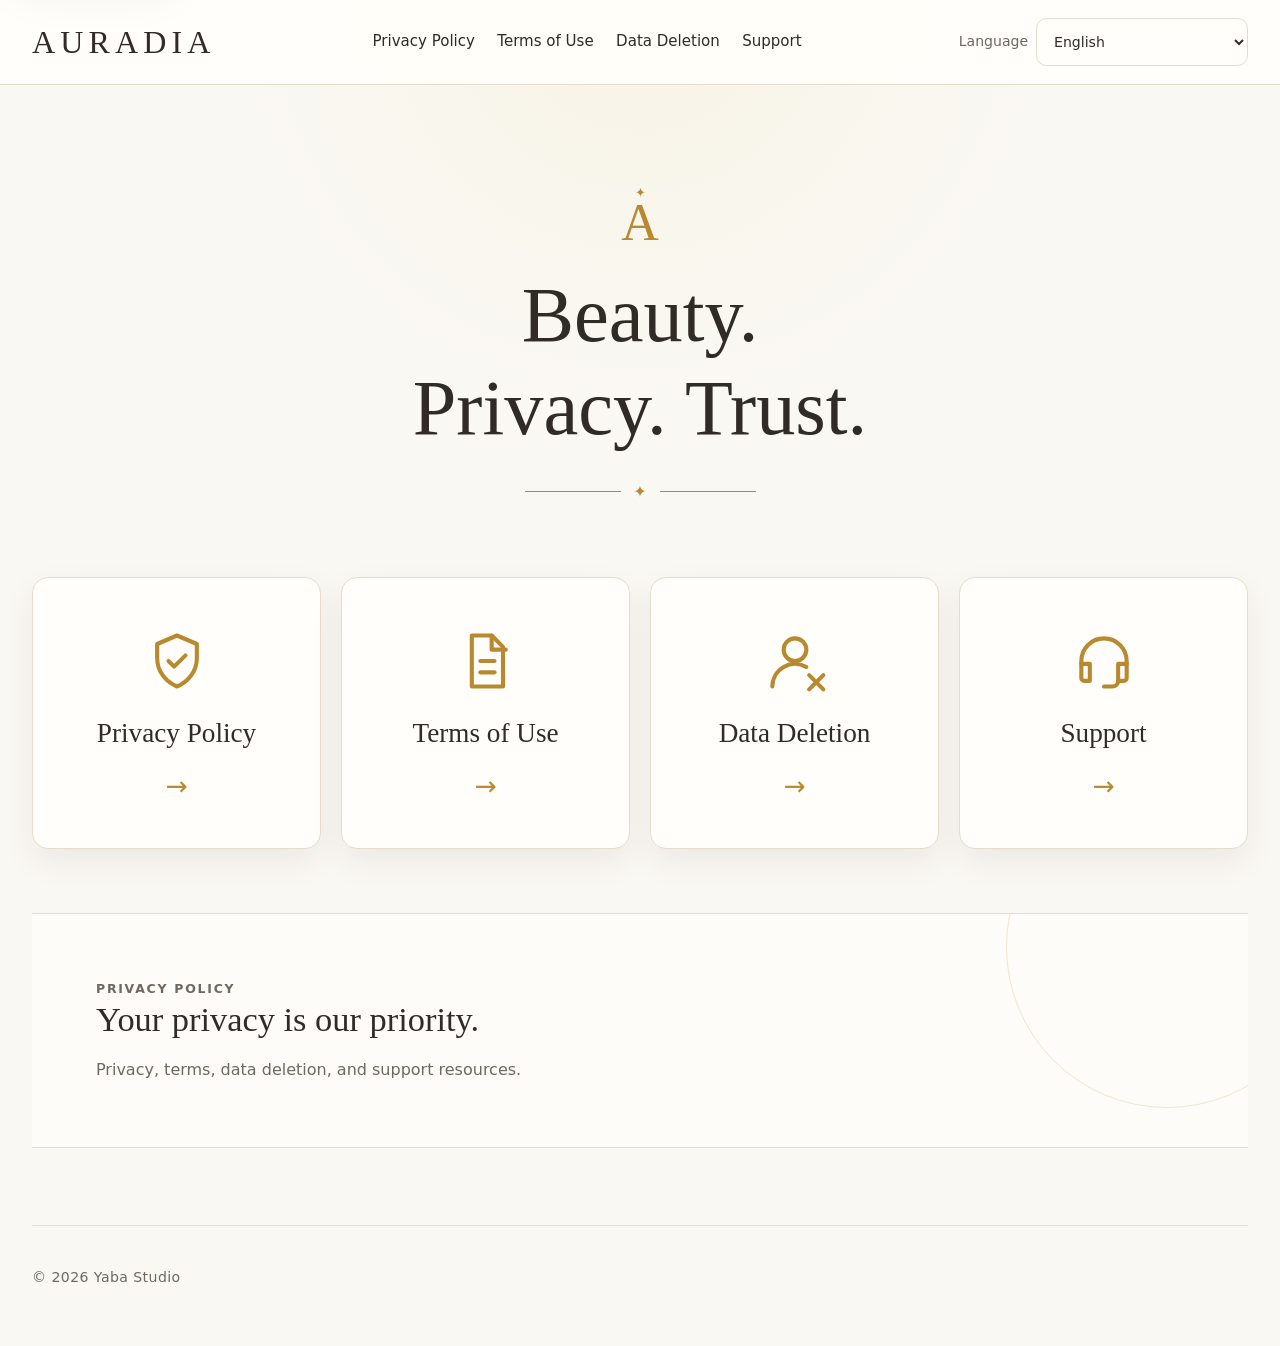
<file: index.html>
<!doctype html><html lang="en"><head><meta charset="utf-8"><meta name="viewport" content="width=device-width, initial-scale=1"><meta name="description" content="AURADIA legal and support resources"><title>AURADIA Legal & Support</title><link rel="stylesheet" href="./site.css"><script src="./site.js" defer></script></head><body data-page="home" data-base="."><a class="skip-link" href="#main">Skip to content</a><header><div class="header-inner"><a class="brand" href="./index.html">AURADIA</a><nav aria-label="Legal pages"><a data-page-link="privacy" href="./privacy.html">Privacy</a><a data-page-link="terms" href="./terms.html">Terms</a><a data-page-link="delete-account" href="./delete-account.html">Delete data</a><a data-page-link="support" href="./support.html">Support</a></nav><label data-language-label>Language <select id="language" aria-label="Language"></select></label></div></header><main id="main"><article id="content" aria-live="polite"><p>Loading…</p></article></main><footer>© 2026 Yaba Studio</footer></body></html>
</file>
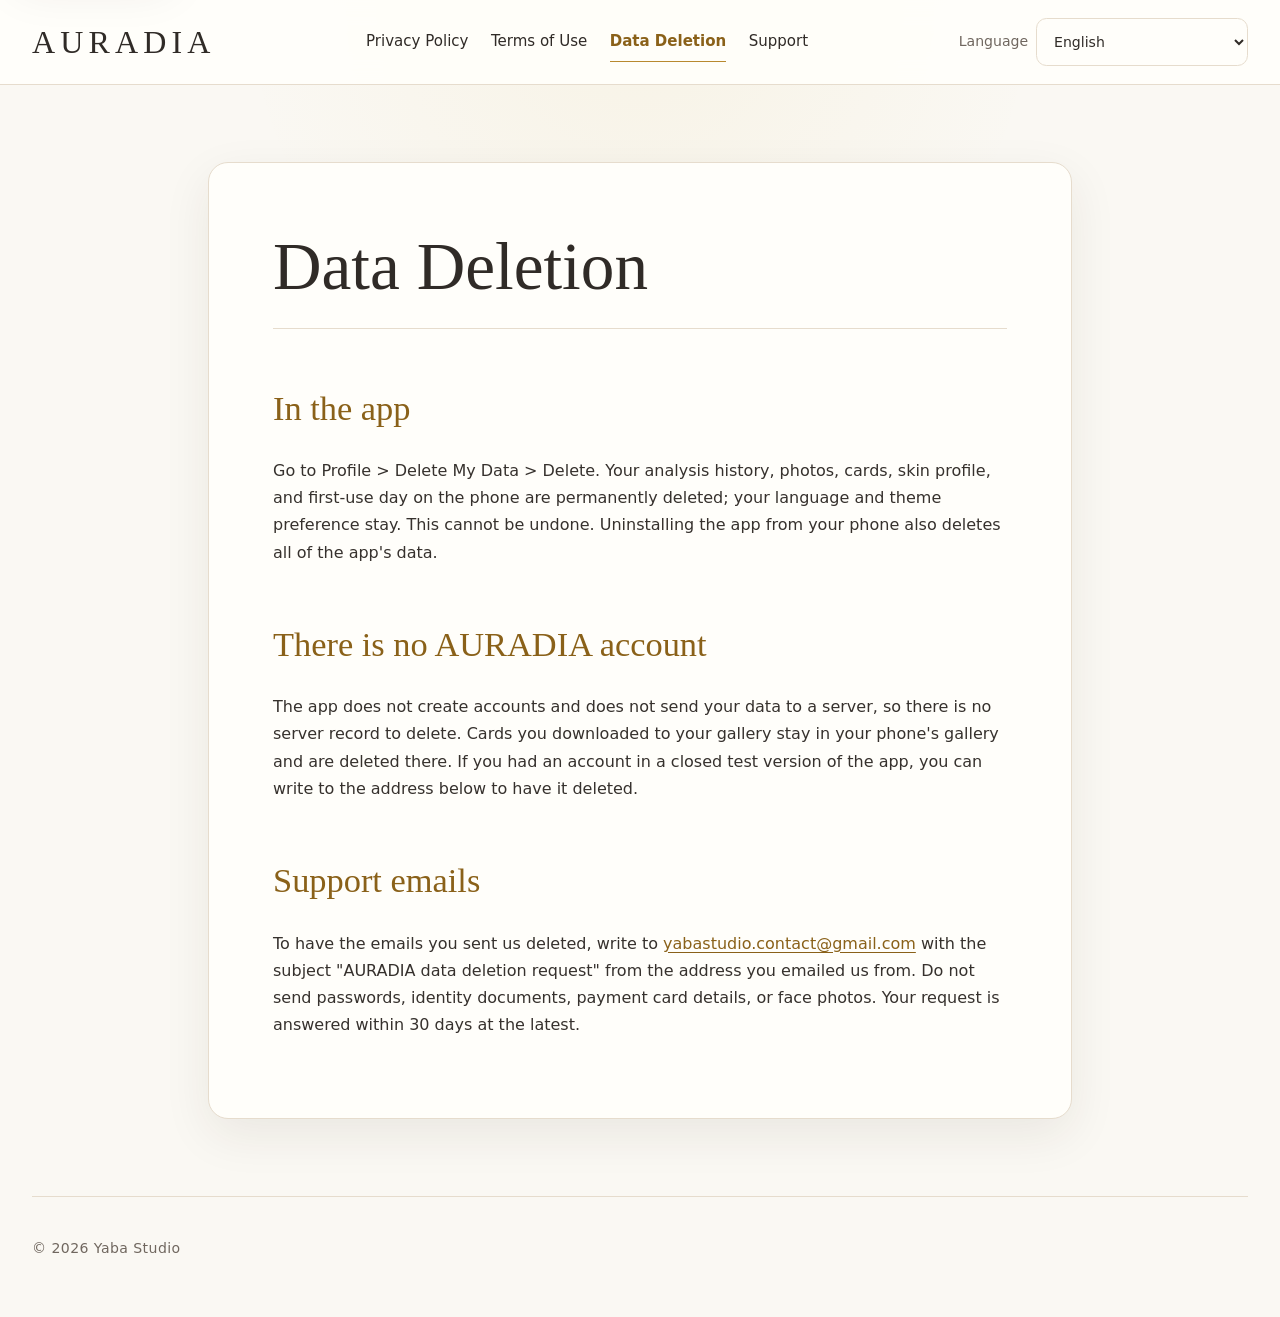
<file: delete-account.html>
<!doctype html><html lang="en"><head><meta charset="utf-8"><meta name="viewport" content="width=device-width, initial-scale=1"><meta name="description" content="AURADIA data deletion"><title>Data Deletion · AURADIA</title><link rel="stylesheet" href="./site.css"><script src="./site.js" defer></script></head><body data-page="delete-account" data-base="."><a class="skip-link" href="#main">Skip to content</a><header><div class="header-inner"><a class="brand" href="./index.html">AURADIA</a><nav aria-label="Legal pages"><a data-page-link="privacy" href="./privacy.html">Privacy</a><a data-page-link="terms" href="./terms.html">Terms</a><a data-page-link="delete-account" href="./delete-account.html">Delete data</a><a data-page-link="support" href="./support.html">Support</a></nav><label data-language-label>Language <select id="language" aria-label="Language"></select></label></div></header><main id="main"><article id="content" aria-live="polite"><p>Loading…</p></article></main><footer>© 2026 Yaba Studio</footer></body></html>
</file>
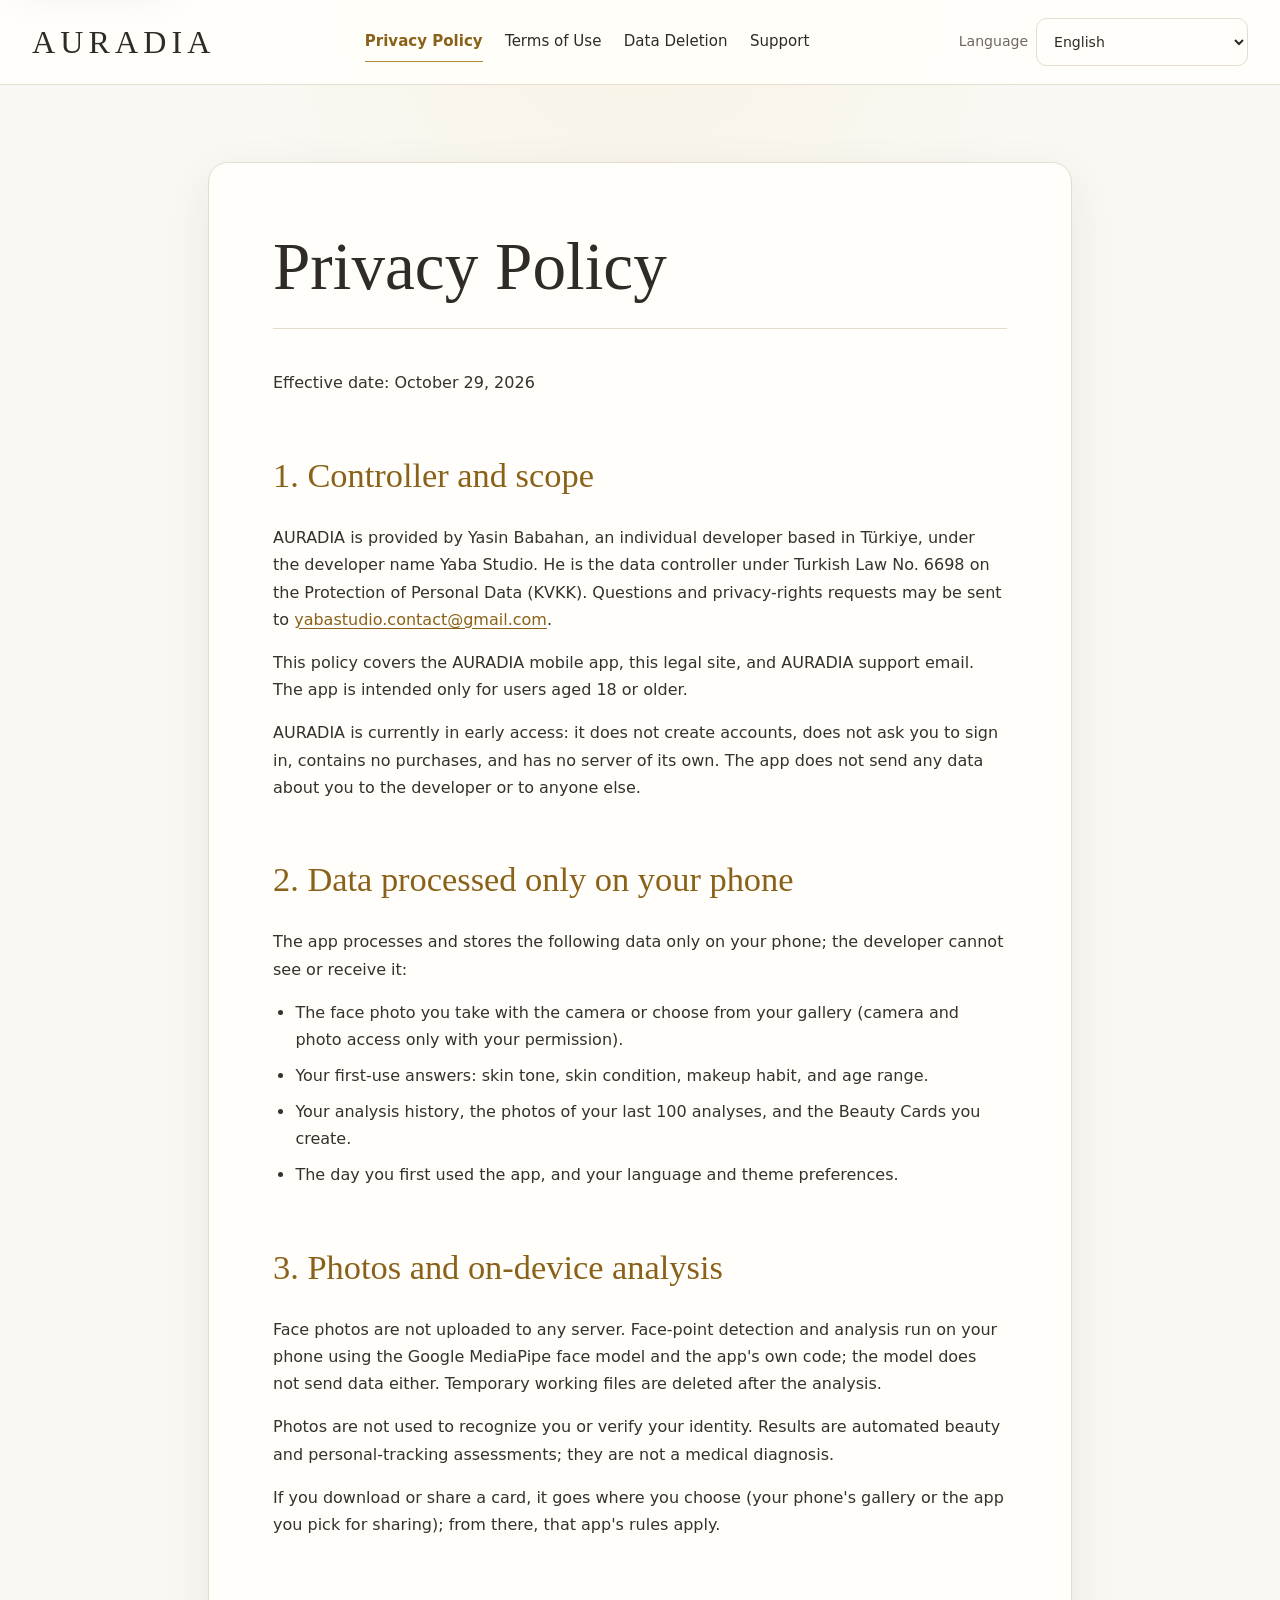
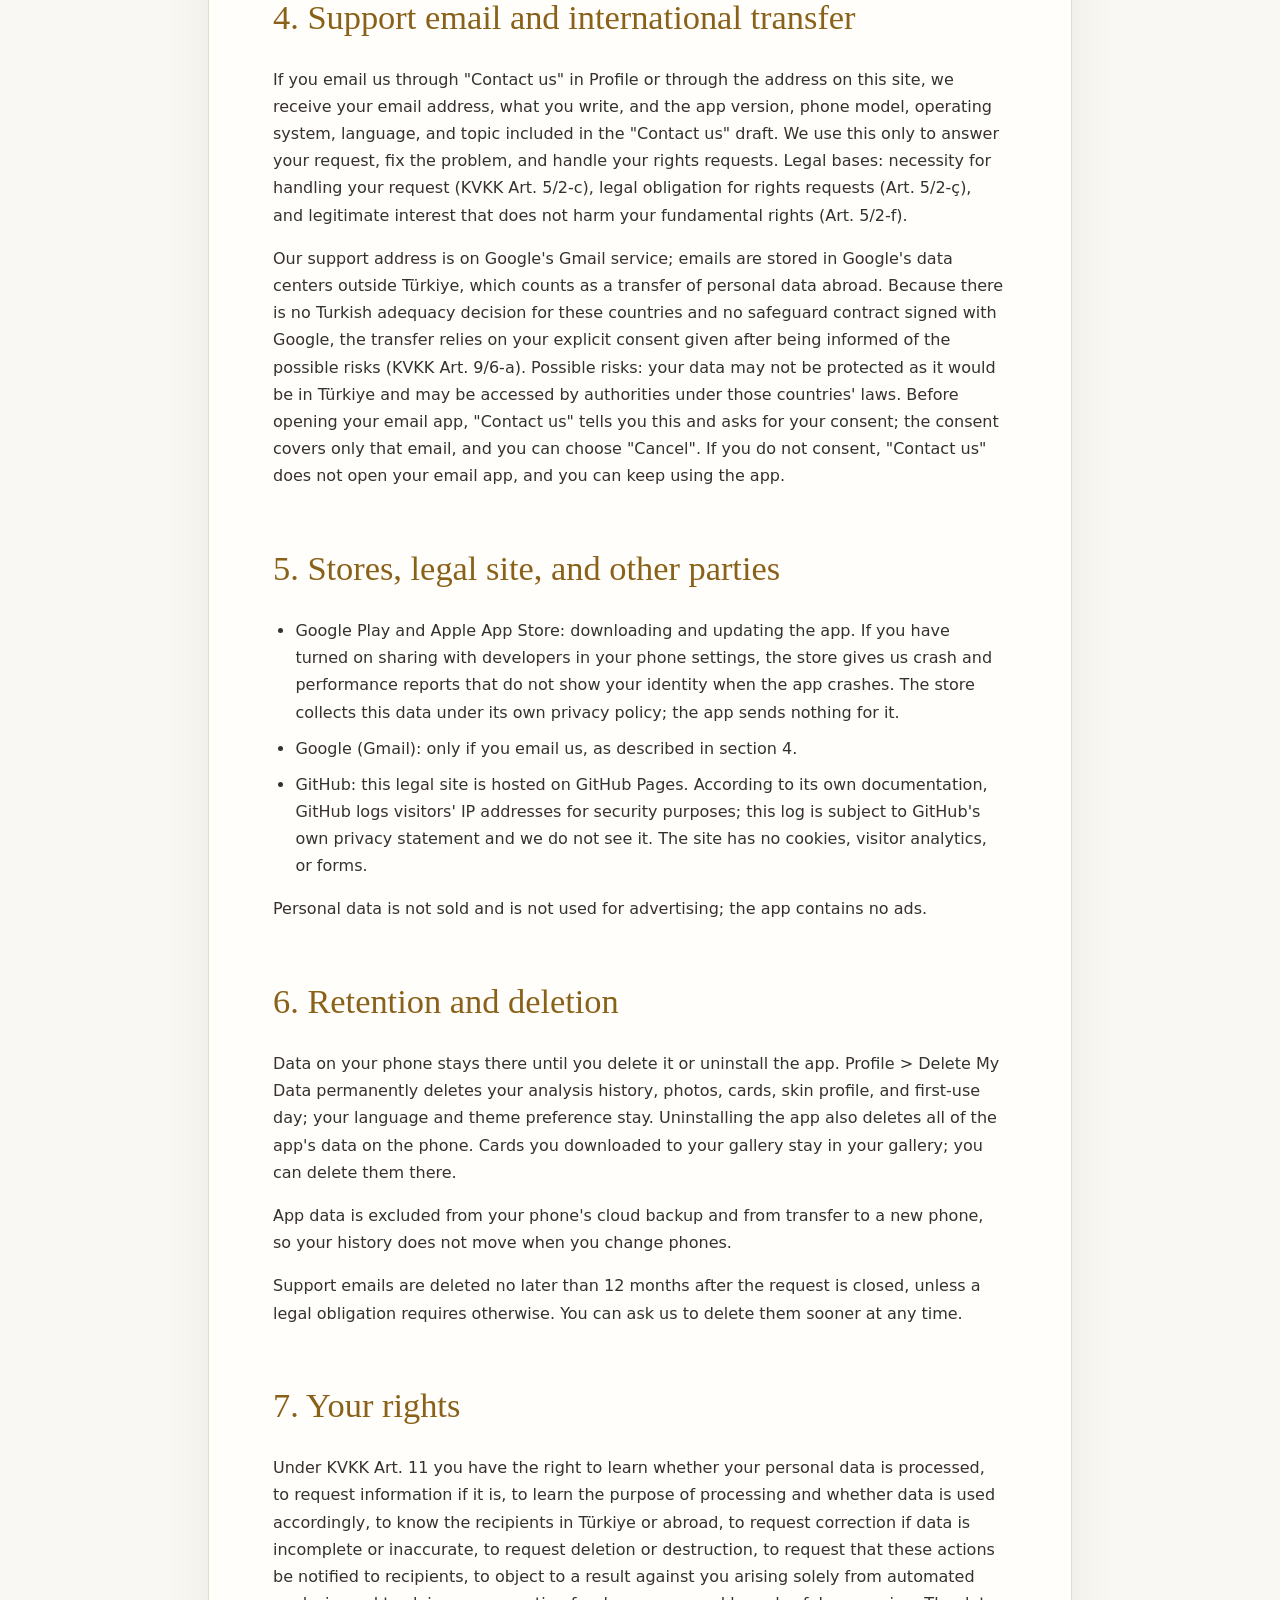
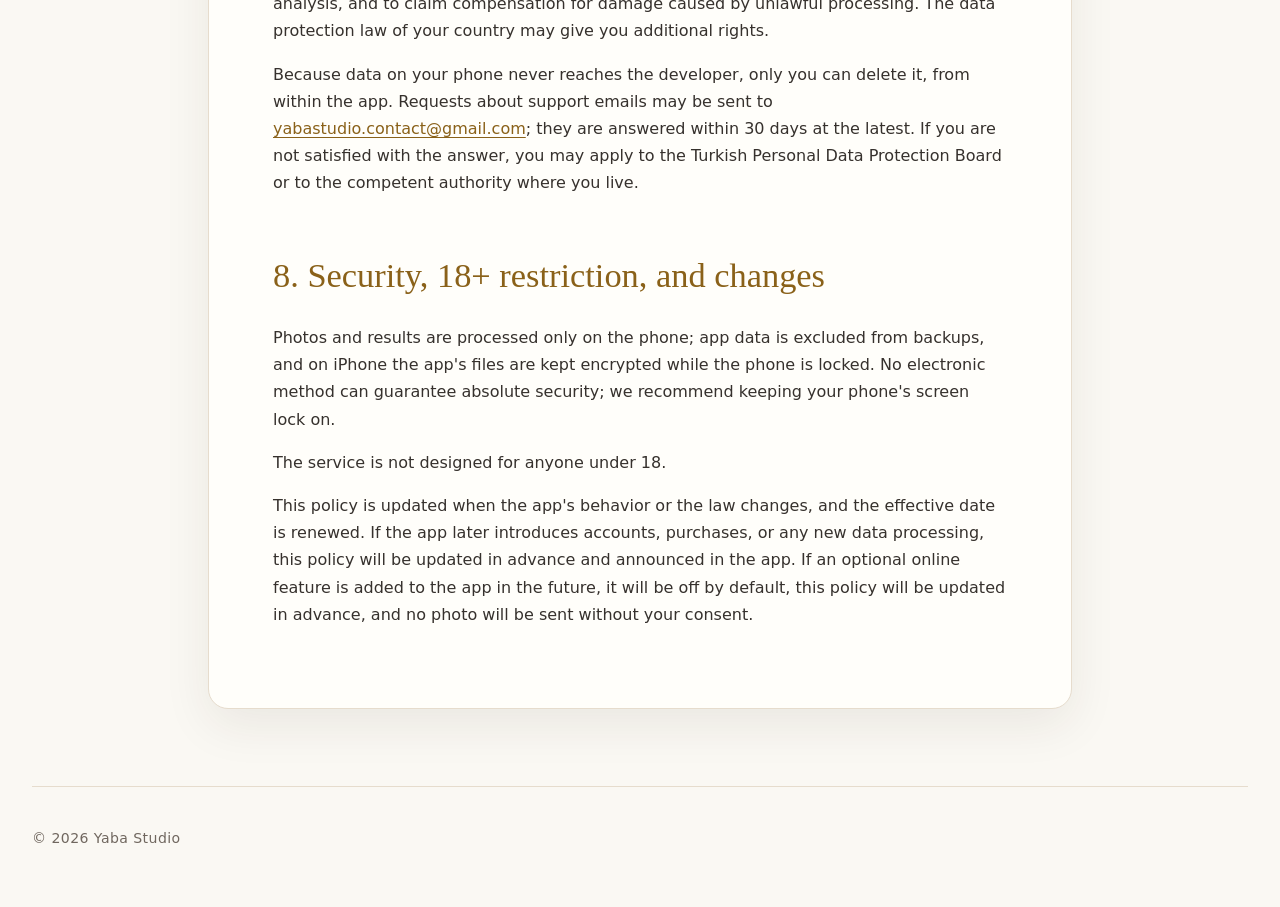
<file: privacy.html>
<!doctype html><html lang="en"><head><meta charset="utf-8"><meta name="viewport" content="width=device-width, initial-scale=1"><meta name="description" content="AURADIA Privacy Policy"><title>Privacy Policy · AURADIA</title><link rel="stylesheet" href="./site.css"><script src="./site.js" defer></script></head><body data-page="privacy" data-base="."><a class="skip-link" href="#main">Skip to content</a><header><div class="header-inner"><a class="brand" href="./index.html">AURADIA</a><nav aria-label="Legal pages"><a data-page-link="privacy" href="./privacy.html">Privacy</a><a data-page-link="terms" href="./terms.html">Terms</a><a data-page-link="delete-account" href="./delete-account.html">Delete data</a><a data-page-link="support" href="./support.html">Support</a></nav><label data-language-label>Language <select id="language" aria-label="Language"></select></label></div></header><main id="main"><article id="content" aria-live="polite"><p>Loading…</p></article></main><footer>© 2026 Yaba Studio</footer></body></html>
</file>
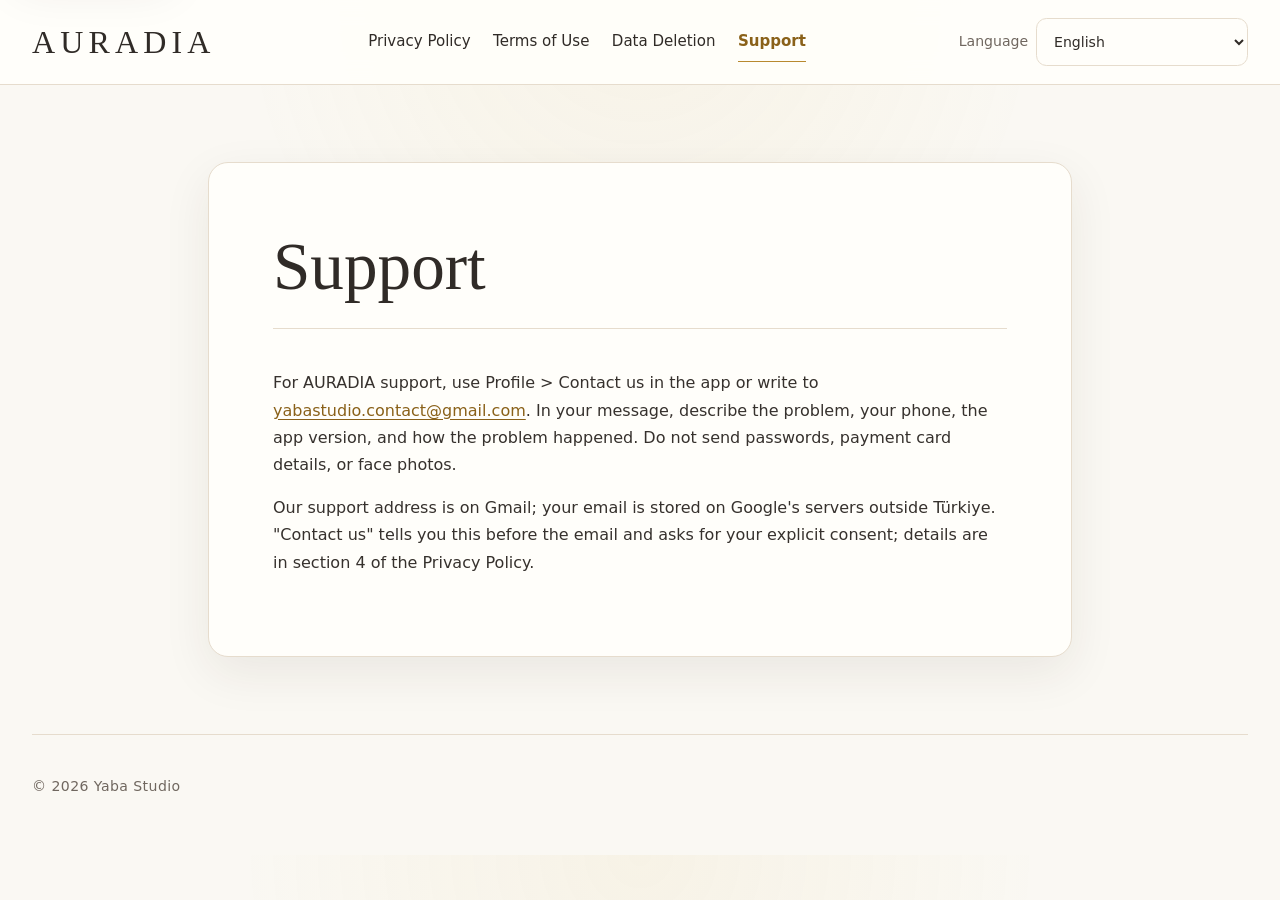
<file: support.html>
<!doctype html><html lang="en"><head><meta charset="utf-8"><meta name="viewport" content="width=device-width, initial-scale=1"><meta name="description" content="AURADIA support"><title>Support · AURADIA</title><link rel="stylesheet" href="./site.css"><script src="./site.js" defer></script></head><body data-page="support" data-base="."><a class="skip-link" href="#main">Skip to content</a><header><div class="header-inner"><a class="brand" href="./index.html">AURADIA</a><nav aria-label="Legal pages"><a data-page-link="privacy" href="./privacy.html">Privacy</a><a data-page-link="terms" href="./terms.html">Terms</a><a data-page-link="delete-account" href="./delete-account.html">Delete data</a><a data-page-link="support" href="./support.html">Support</a></nav><label data-language-label>Language <select id="language" aria-label="Language"></select></label></div></header><main id="main"><article id="content" aria-live="polite"><p>Loading…</p></article></main><footer>© 2026 Yaba Studio</footer></body></html>
</file>
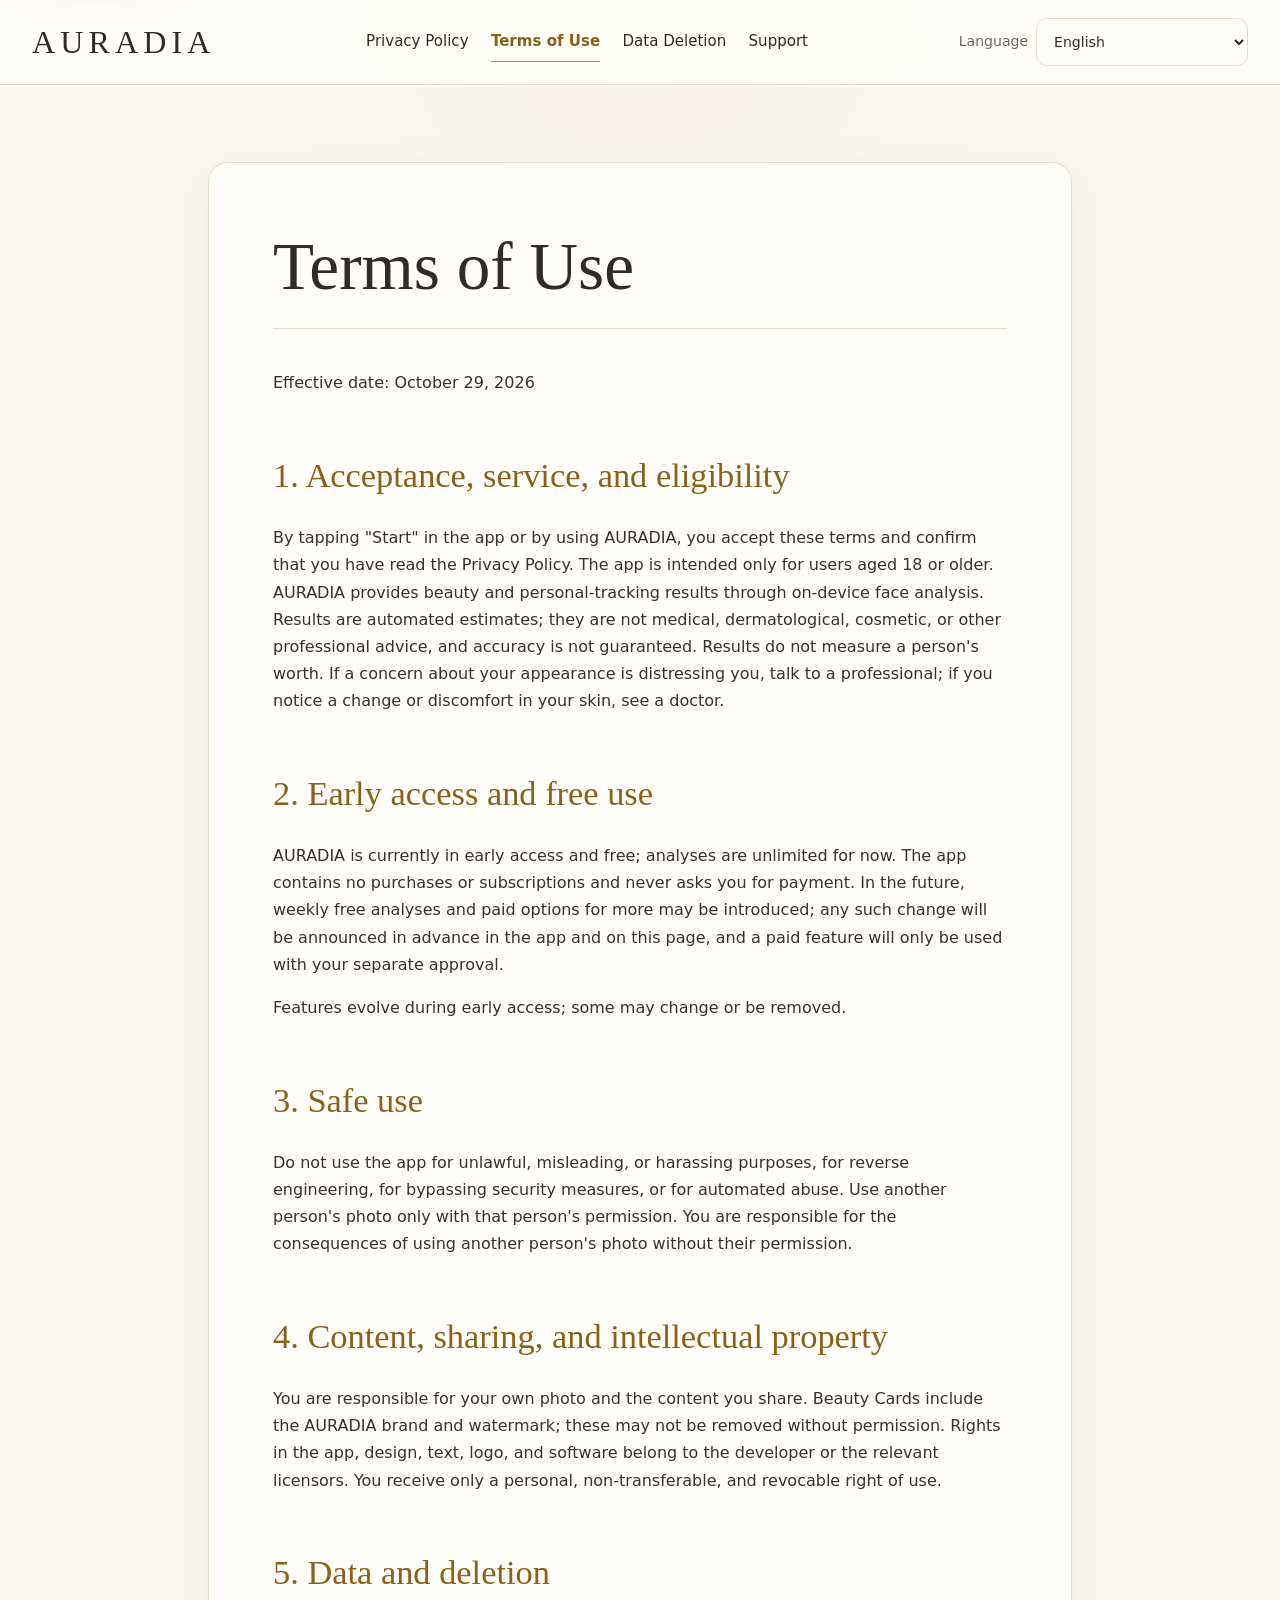
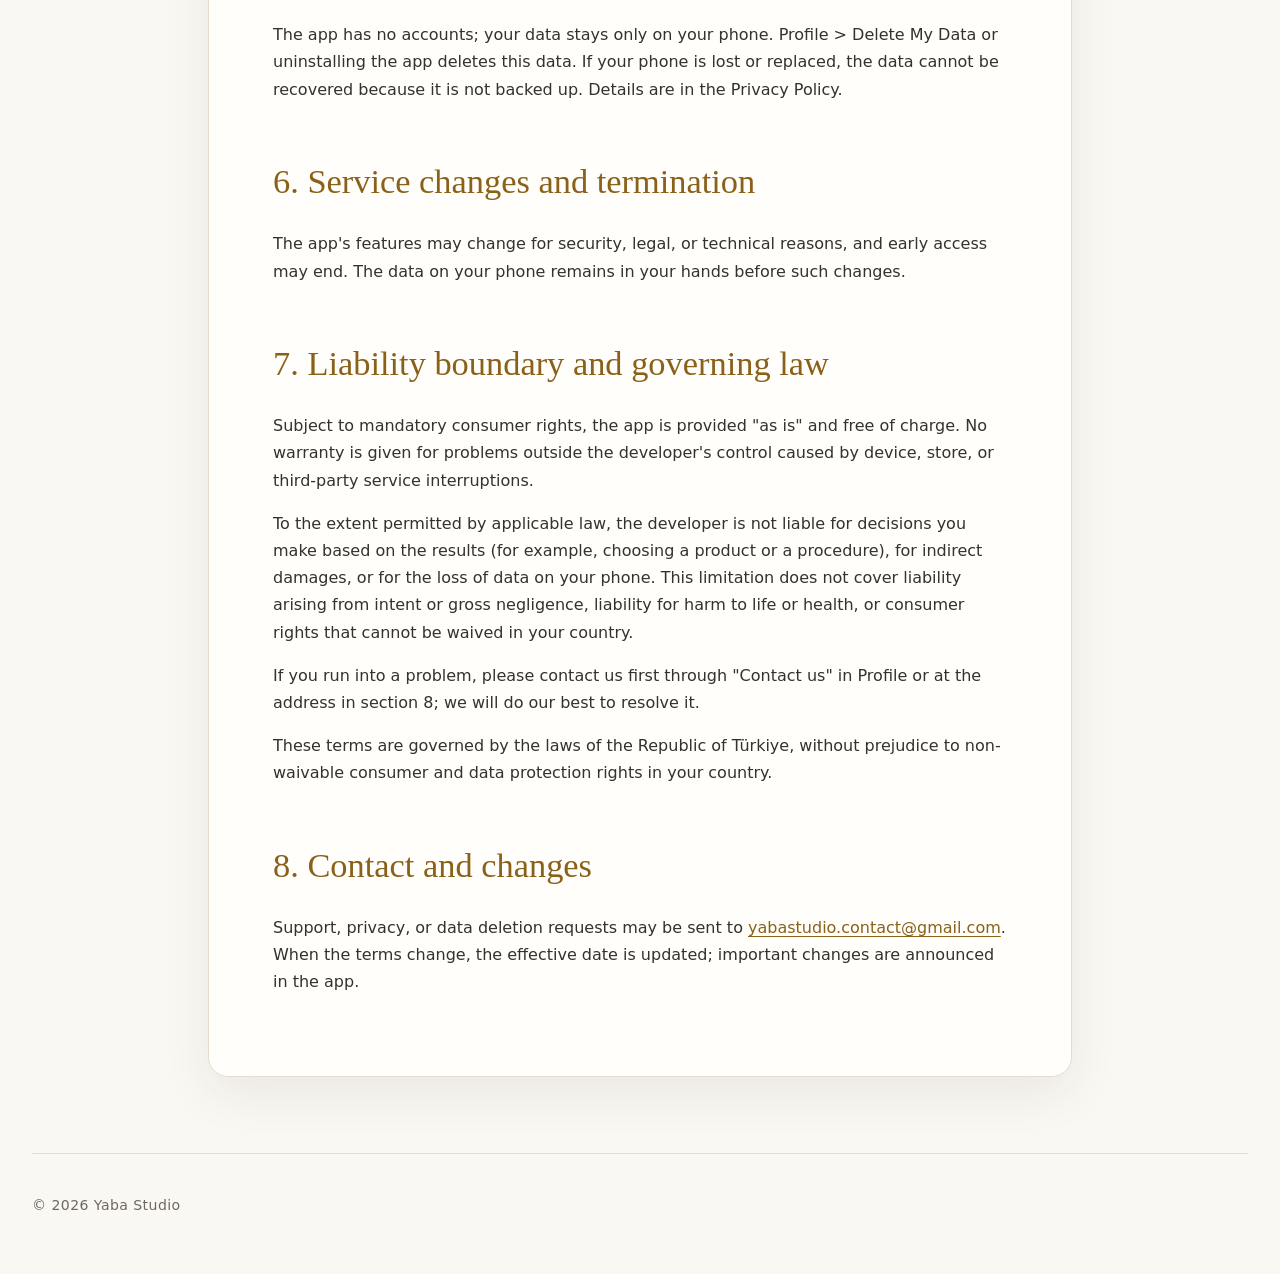
<file: terms.html>
<!doctype html><html lang="en"><head><meta charset="utf-8"><meta name="viewport" content="width=device-width, initial-scale=1"><meta name="description" content="AURADIA Terms of Use"><title>Terms of Use · AURADIA</title><link rel="stylesheet" href="./site.css"><script src="./site.js" defer></script></head><body data-page="terms" data-base="."><a class="skip-link" href="#main">Skip to content</a><header><div class="header-inner"><a class="brand" href="./index.html">AURADIA</a><nav aria-label="Legal pages"><a data-page-link="privacy" href="./privacy.html">Privacy</a><a data-page-link="terms" href="./terms.html">Terms</a><a data-page-link="delete-account" href="./delete-account.html">Delete data</a><a data-page-link="support" href="./support.html">Support</a></nav><label data-language-label>Language <select id="language" aria-label="Language"></select></label></div></header><main id="main"><article id="content" aria-live="polite"><p>Loading…</p></article></main><footer>© 2026 Yaba Studio</footer></body></html>
</file>
<file: site.css>
:root {
  color-scheme: light dark;
  --bg: #faf8f3;
  --surface: #fffefa;
  --surface-soft: #f7f1e7;
  --text: #302b27;
  --muted: #70675f;
  --gold: #b8892f;
  --gold-strong: #8a6119;
  --border: #e6dccd;
  --focus: #075f9b;
  --shadow: 0 1rem 3rem rgb(55 42 26 / 8%);
}

@media (prefers-color-scheme: dark) {
  :root {
    --bg: #15120f;
    --surface: #201c17;
    --surface-soft: #29231c;
    --text: #f7f0e5;
    --muted: #c9beb1;
    --gold: #e2b96e;
    --gold-strong: #f0ca83;
    --border: #4a4034;
    --focus: #79c8ff;
    --shadow: 0 1rem 3rem rgb(0 0 0 / 24%);
  }
}

* { box-sizing: border-box; }
html { scroll-behavior: smooth; }

body {
  margin: 0;
  background:
    radial-gradient(circle at 50% 0%, rgb(212 175 55 / 7%), transparent 25rem),
    var(--bg);
  color: var(--text);
  font-family: Inter, system-ui, -apple-system, BlinkMacSystemFont, "Segoe UI", sans-serif;
  font-size: 1rem;
  line-height: 1.7;
}

a { color: var(--gold-strong); text-underline-offset: 0.2em; }
a:hover { text-decoration-thickness: 0.12em; }
a:focus-visible, select:focus-visible {
  outline: 3px solid var(--focus);
  outline-offset: 4px;
}

.skip-link {
  position: fixed;
  inset-inline-start: 1rem;
  top: -5rem;
  z-index: 100;
  padding: 0.75rem 1rem;
  border: 1px solid var(--border);
  border-radius: 0.5rem;
  background: var(--surface);
  box-shadow: var(--shadow);
}
.skip-link:focus { top: 1rem; }

header {
  position: sticky;
  top: 0;
  z-index: 20;
  border-bottom: 1px solid var(--border);
  background: color-mix(in srgb, var(--surface) 94%, transparent);
  -webkit-backdrop-filter: blur(14px);
  backdrop-filter: blur(14px);
}

.header-inner, main, footer {
  width: min(76rem, calc(100% - 2rem));
  margin-inline: auto;
}

.header-inner {
  display: flex;
  align-items: center;
  gap: 1rem 2rem;
  min-height: 5.25rem;
}

.brand {
  color: var(--text);
  font-family: Georgia, "Times New Roman", serif;
  font-size: clamp(1.45rem, 2.5vw, 2rem);
  font-weight: 500;
  letter-spacing: 0.16em;
  line-height: 1;
  text-decoration: none;
}

nav {
  display: flex;
  flex: 1;
  align-items: center;
  justify-content: center;
  gap: 0.5rem 1.4rem;
}

nav a {
  position: relative;
  padding-block: 0.8rem;
  color: var(--text);
  font-size: 0.94rem;
  text-decoration: none;
  white-space: nowrap;
}

nav a::after {
  position: absolute;
  inset-inline: 0;
  bottom: 0.35rem;
  height: 1px;
  background: var(--gold);
  content: "";
  opacity: 0;
  transform: scaleX(0.4);
  transition: opacity 180ms ease, transform 180ms ease;
}

nav a:hover::after,
nav a[aria-current="page"]::after { opacity: 1; transform: scaleX(1); }
nav a[aria-current="page"] { color: var(--gold-strong); font-weight: 700; }

label {
  display: inline-flex;
  align-items: center;
  color: var(--muted);
  font-size: 0.88rem;
  white-space: nowrap;
}

select {
  min-height: 3rem;
  margin-inline-start: 0.5rem;
  padding-inline: 0.8rem 2rem;
  border: 1px solid var(--border);
  border-radius: 0.65rem;
  background: var(--surface);
  color: var(--text);
  font: inherit;
}

main {
  min-height: 72vh;
  padding-block: clamp(2.5rem, 6vw, 5.5rem);
}

article {
  width: min(54rem, 100%);
  margin-inline: auto;
  padding: clamp(1.5rem, 5vw, 4.5rem);
  border: 1px solid var(--border);
  border-radius: 1.25rem;
  background: var(--surface);
  box-shadow: var(--shadow);
}

body[data-page="home"] main { padding-top: clamp(2rem, 5vw, 4.5rem); }
body[data-page="home"] article {
  width: 100%;
  max-width: none;
  padding: 0;
  border: 0;
  background: transparent;
  box-shadow: none;
}

h1, h2, h3 {
  font-family: Georgia, "Times New Roman", serif;
  font-weight: 500;
  line-height: 1.18;
  text-wrap: balance;
}
h1 { margin-top: 0; font-size: clamp(2.45rem, 7vw, 4.9rem); }
h2 { margin-top: 3.25rem; color: var(--gold-strong); font-size: clamp(1.65rem, 4vw, 2.15rem); }
h3 { margin-top: 2.4rem; font-size: 1.28rem; }
p, li { max-width: 72ch; }
ul { padding-inline-start: 1.4rem; }

.home-hero {
  display: grid;
  justify-items: center;
  padding: clamp(1rem, 4vw, 3rem) 1rem clamp(2.5rem, 6vw, 4.5rem);
  text-align: center;
}

.monogram {
  position: relative;
  color: var(--gold);
  font-family: Georgia, "Times New Roman", serif;
  font-size: 3.25rem;
  line-height: 1;
}

.monogram::before {
  position: absolute;
  top: -0.65rem;
  left: 50%;
  font-family: Inter, sans-serif;
  font-size: 0.8rem;
  content: "✦";
  transform: translateX(-50%);
}

.home-hero h1 {
  max-width: 15ch;
  margin: 1.25rem 0 1.5rem;
}

.editorial-rule {
  display: flex;
  align-items: center;
  gap: 0.8rem;
  color: var(--gold);
}
.editorial-rule::before, .editorial-rule::after {
  width: clamp(3rem, 8vw, 6rem);
  height: 1px;
  background: currentColor;
  content: "";
}

.resource-grid {
  display: grid;
  grid-template-columns: repeat(4, minmax(0, 1fr));
  gap: 1.25rem;
}

.resource-card {
  display: flex;
  min-height: 17rem;
  flex-direction: column;
  align-items: center;
  justify-content: center;
  padding: 2rem 1.25rem;
  border: 1px solid var(--border);
  border-radius: 1rem;
  background: var(--surface);
  box-shadow: 0 0.8rem 2rem rgb(55 42 26 / 7%);
  color: var(--text);
  text-align: center;
  text-decoration: none;
  transition: border-color 180ms ease, box-shadow 180ms ease, transform 180ms ease;
}

.resource-card:hover {
  border-color: color-mix(in srgb, var(--gold) 65%, var(--border));
  box-shadow: var(--shadow);
  transform: translateY(-0.25rem);
}

.resource-icon {
  display: grid;
  width: 4.25rem;
  height: 4.25rem;
  place-items: center;
  margin-bottom: 1.35rem;
  color: var(--gold);
}
.resource-icon svg { width: 100%; height: 100%; }
.resource-card h2 {
  margin: 0;
  color: var(--text);
  font-size: clamp(1.35rem, 2.5vw, 1.7rem);
}
.resource-arrow {
  margin-top: 1.5rem;
  color: var(--gold);
  font-size: 1.65rem;
  line-height: 1;
}

.home-preview {
  position: relative;
  overflow: hidden;
  margin-top: clamp(2rem, 5vw, 4rem);
  padding: clamp(1.75rem, 5vw, 4rem);
  border-block: 1px solid var(--border);
  background: color-mix(in srgb, var(--surface) 88%, var(--surface-soft));
}
.home-preview::after {
  position: absolute;
  inset-inline-end: -5rem;
  top: -8rem;
  width: 20rem;
  height: 20rem;
  border: 1px solid color-mix(in srgb, var(--gold) 20%, transparent);
  border-radius: 50%;
  content: "";
}
.eyebrow {
  margin: 0 0 0.6rem;
  color: var(--gold-strong);
  font-size: 0.78rem;
  font-weight: 750;
  letter-spacing: 0.14em;
  text-transform: uppercase;
}
.home-preview h2 { max-width: 24ch; margin: 0; color: var(--text); }
.home-preview p { position: relative; z-index: 1; margin-bottom: 0; color: var(--muted); }

.legal-page > h1:first-child {
  margin-bottom: 2.5rem;
  padding-bottom: 1.4rem;
  border-bottom: 1px solid var(--border);
  font-size: clamp(2.35rem, 6vw, 4.2rem);
}
.legal-page > h2 { padding-top: 0.4rem; }
.legal-page p, .legal-page li { color: color-mix(in srgb, var(--text) 90%, var(--muted)); }
.legal-page li + li { margin-top: 0.55rem; }

.status {
  padding: 1.25rem;
  border-inline-start: 0.3rem solid var(--gold);
  background: var(--surface-soft);
}

footer {
  padding-block: 2.5rem 3.5rem;
  border-top: 1px solid var(--border);
  color: var(--muted);
  font-size: 0.88rem;
  letter-spacing: 0.03em;
}

@media (max-width: 62rem) {
  .header-inner { flex-wrap: wrap; padding-block: 1rem; }
  nav {
    order: 3;
    flex: 0 0 100%;
    width: 100%;
    justify-content: flex-start;
    overflow-x: auto;
    scrollbar-width: none;
  }
  nav::-webkit-scrollbar { display: none; }
  .resource-grid { grid-template-columns: repeat(2, minmax(0, 1fr)); }
  .resource-card { min-height: 14rem; }
}

@media (max-width: 42rem) {
  .header-inner, main, footer { width: min(100% - 1.25rem, 76rem); }
  .header-inner { gap: 0.75rem 1rem; }
  .brand { flex: 1; font-size: 1.35rem; }
  label { font-size: 0; }
  select { margin-inline-start: 0; font-size: 0.88rem; }
  nav { gap: 0 1.2rem; border-top: 1px solid var(--border); }
  nav a { min-height: 3rem; }
  main { padding-block: 2rem 3.5rem; }
  article { padding: 1.35rem; border-radius: 0.8rem; }
  .home-hero { padding-inline: 0; }
  .home-hero h1 { font-size: clamp(2.65rem, 16vw, 4rem); }
  .resource-grid { grid-template-columns: 1fr; gap: 0.7rem; }
  .resource-card {
    min-height: 0;
    flex-direction: row;
    justify-content: flex-start;
    padding: 1rem;
    text-align: start;
  }
  .resource-icon { width: 3rem; height: 3rem; flex: 0 0 auto; margin: 0 1rem 0 0; }
  [dir="rtl"] .resource-icon { margin: 0 0 0 1rem; }
  .resource-card h2 { flex: 1; font-family: Inter, sans-serif; font-size: 1rem; font-weight: 650; }
  .resource-arrow { margin: 0; }
  .home-preview { margin-top: 2rem; padding: 1.5rem 1.1rem; border-radius: 0.75rem; }
  .legal-page > h1:first-child { font-size: 2.55rem; }
}

@media (prefers-reduced-motion: reduce) {
  *, *::before, *::after {
    scroll-behavior: auto !important;
    transition-duration: 0.01ms !important;
  }
}
</file>
